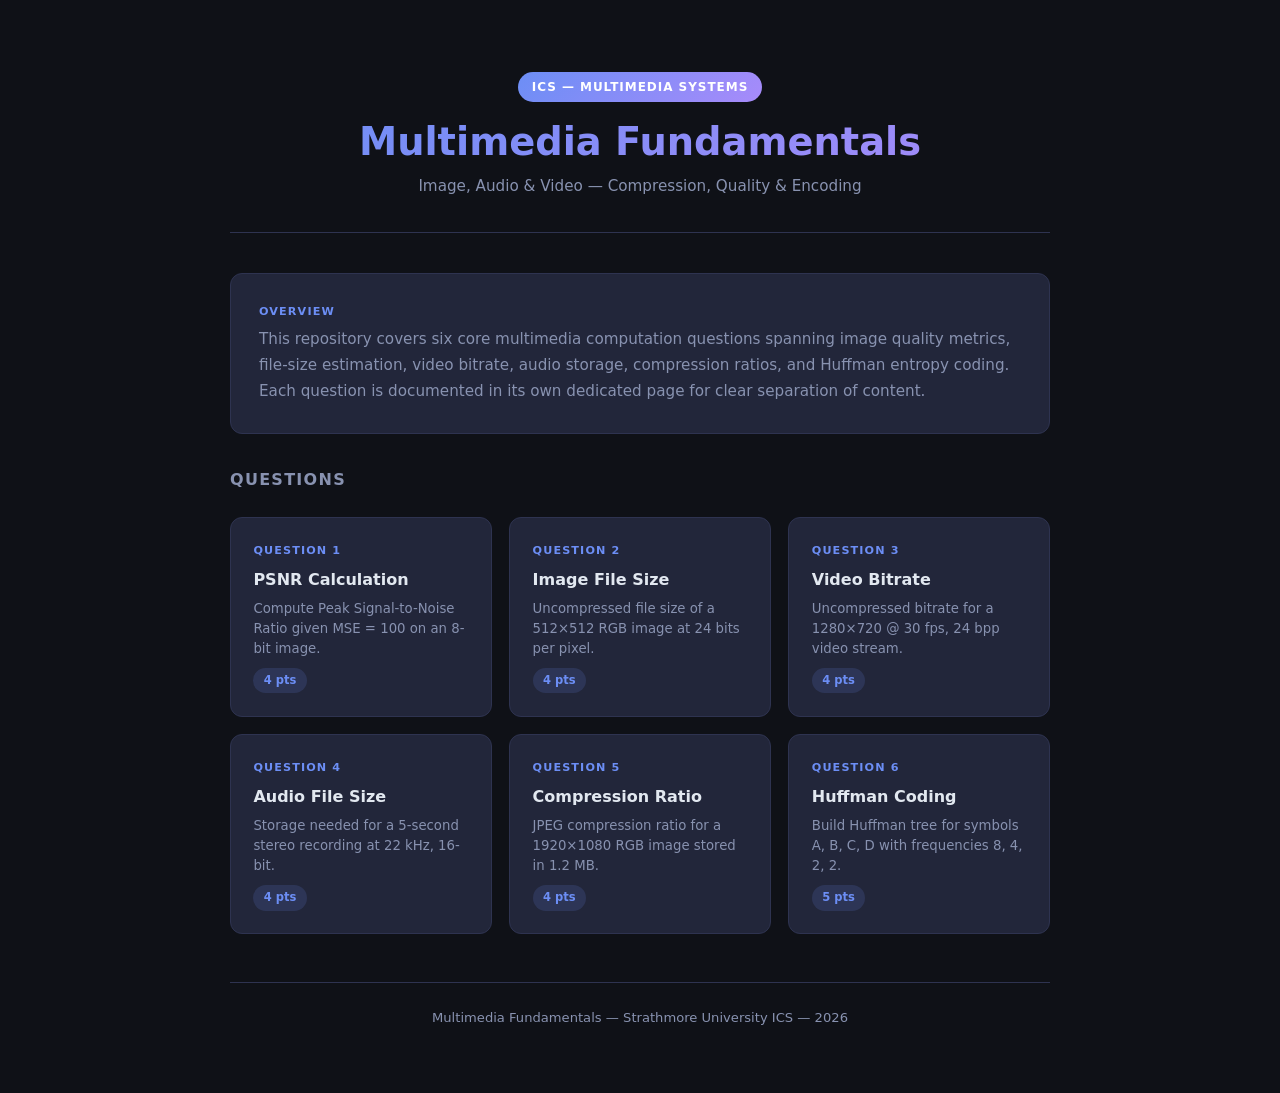
<file: index.html>
<!DOCTYPE html>
<html lang="en">
<head>
  <meta charset="UTF-8" />
  <meta name="viewport" content="width=device-width, initial-scale=1.0" />
  <title>Multimedia Fundamentals</title>
  <link rel="stylesheet" href="assets/css/style.css" />
</head>
<body>
  <div class="container">

    <div class="page-header">
      <div class="badge">ICS — Multimedia Systems</div>
      <h1>Multimedia Fundamentals</h1>
      <p class="subtitle">Image, Audio & Video — Compression, Quality & Encoding</p>
    </div>

    <div class="card">
      <div class="card-label">Overview</div>
      <p>This repository covers six core multimedia computation questions spanning image quality metrics,
         file-size estimation, video bitrate, audio storage, compression ratios, and Huffman entropy coding.
         Each question is documented in its own dedicated page for clear separation of content.</p>
    </div>

    <h2 style="margin: 2rem 0 1rem; font-size:1rem; color:var(--muted); text-transform:uppercase; letter-spacing:.08em;">Questions</h2>

    <div class="grid">

      <a class="q-card" href="q1-psnr/index.html">
        <div class="q-num">Question 1</div>
        <h3>PSNR Calculation</h3>
        <p>Compute Peak Signal-to-Noise Ratio given MSE = 100 on an 8-bit image.</p>
        <span class="pts">4 pts</span>
      </a>

      <a class="q-card" href="q2-image-filesize/index.html">
        <div class="q-num">Question 2</div>
        <h3>Image File Size</h3>
        <p>Uncompressed file size of a 512×512 RGB image at 24 bits per pixel.</p>
        <span class="pts">4 pts</span>
      </a>

      <a class="q-card" href="q3-video-bitrate/index.html">
        <div class="q-num">Question 3</div>
        <h3>Video Bitrate</h3>
        <p>Uncompressed bitrate for a 1280×720 @ 30 fps, 24 bpp video stream.</p>
        <span class="pts">4 pts</span>
      </a>

      <a class="q-card" href="q4-audio-filesize/index.html">
        <div class="q-num">Question 4</div>
        <h3>Audio File Size</h3>
        <p>Storage needed for a 5-second stereo recording at 22 kHz, 16-bit.</p>
        <span class="pts">4 pts</span>
      </a>

      <a class="q-card" href="q5-compression-ratio/index.html">
        <div class="q-num">Question 5</div>
        <h3>Compression Ratio</h3>
        <p>JPEG compression ratio for a 1920×1080 RGB image stored in 1.2 MB.</p>
        <span class="pts">4 pts</span>
      </a>

      <a class="q-card" href="q6-huffman/index.html">
        <div class="q-num">Question 6</div>
        <h3>Huffman Coding</h3>
        <p>Build Huffman tree for symbols A, B, C, D with frequencies 8, 4, 2, 2.</p>
        <span class="pts">5 pts</span>
      </a>

    </div>

    <div class="page-footer">
      Multimedia Fundamentals &mdash; Strathmore University ICS &mdash; 2026
    </div>

  </div>
</body>
</html>
</file>
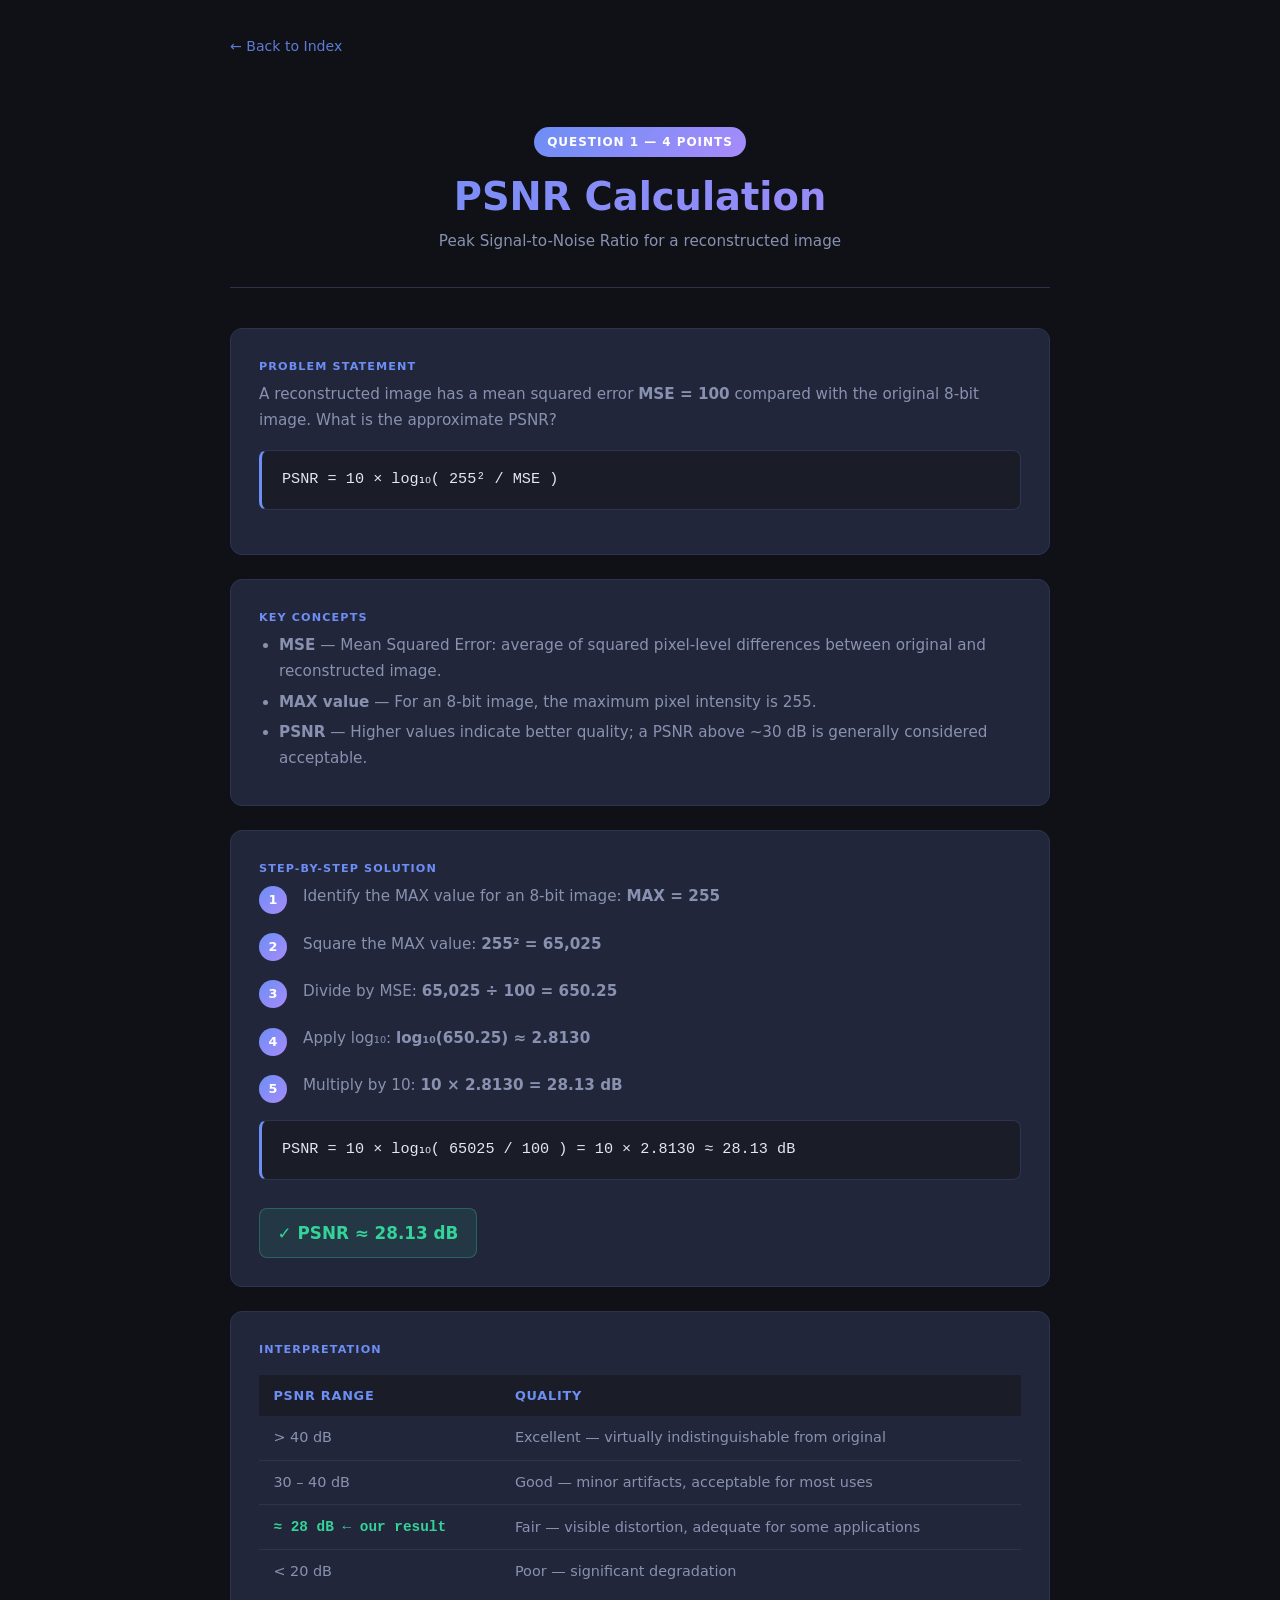
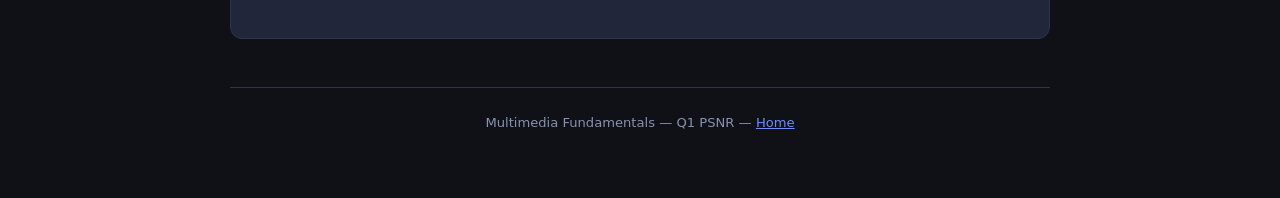
<file: q1-psnr/index.html>
<!DOCTYPE html>
<html lang="en">
<head>
  <meta charset="UTF-8" />
  <meta name="viewport" content="width=device-width, initial-scale=1.0" />
  <title>Q1 — PSNR Calculation</title>
  <link rel="stylesheet" href="../assets/css/style.css" />
</head>
<body>
  <div class="container">

    <a class="back-link" href="../index.html">&#8592; Back to Index</a>

    <div class="page-header">
      <div class="badge">Question 1 &mdash; 4 Points</div>
      <h1>PSNR Calculation</h1>
      <p class="subtitle">Peak Signal-to-Noise Ratio for a reconstructed image</p>
    </div>

    <!-- Problem Statement -->
    <div class="card">
      <div class="card-label">Problem Statement</div>
      <p>A reconstructed image has a mean squared error <strong>MSE = 100</strong> compared
         with the original 8-bit image. What is the approximate PSNR?</p>
      <div class="formula">PSNR = 10 × log₁₀( 255² / MSE )</div>
    </div>

    <!-- Concepts -->
    <div class="card">
      <div class="card-label">Key Concepts</div>
      <ul>
        <li><strong>MSE</strong> — Mean Squared Error: average of squared pixel-level differences between original and reconstructed image.</li>
        <li><strong>MAX value</strong> — For an 8-bit image, the maximum pixel intensity is 255.</li>
        <li><strong>PSNR</strong> — Higher values indicate better quality; a PSNR above ~30 dB is generally considered acceptable.</li>
      </ul>
    </div>

    <!-- Solution -->
    <div class="card">
      <div class="card-label">Step-by-Step Solution</div>
      <div class="steps">
        <div class="step"><p>Identify the MAX value for an 8-bit image: <strong>MAX = 255</strong></p></div>
        <div class="step"><p>Square the MAX value: <strong>255² = 65,025</strong></p></div>
        <div class="step"><p>Divide by MSE: <strong>65,025 ÷ 100 = 650.25</strong></p></div>
        <div class="step"><p>Apply log₁₀: <strong>log₁₀(650.25) ≈ 2.8130</strong></p></div>
        <div class="step"><p>Multiply by 10: <strong>10 × 2.8130 = 28.13 dB</strong></p></div>
      </div>
      <div class="formula">PSNR = 10 × log₁₀( 65025 / 100 ) = 10 × 2.8130 ≈ 28.13 dB</div>
      <div class="result">&#10003; PSNR ≈ 28.13 dB</div>
    </div>

    <!-- Interpretation -->
    <div class="card">
      <div class="card-label">Interpretation</div>
      <table>
        <thead><tr><th>PSNR Range</th><th>Quality</th></tr></thead>
        <tbody>
          <tr><td>&gt; 40 dB</td><td>Excellent — virtually indistinguishable from original</td></tr>
          <tr><td>30 – 40 dB</td><td>Good — minor artifacts, acceptable for most uses</td></tr>
          <tr><td class="hl">≈ 28 dB ← our result</td><td>Fair — visible distortion, adequate for some applications</td></tr>
          <tr><td>&lt; 20 dB</td><td>Poor — significant degradation</td></tr>
        </tbody>
      </table>
    </div>

    <div class="page-footer">
      Multimedia Fundamentals &mdash; Q1 PSNR &mdash;
      <a href="../index.html" style="color:var(--accent)">Home</a>
    </div>

  </div>
</body>
</html>
</file>
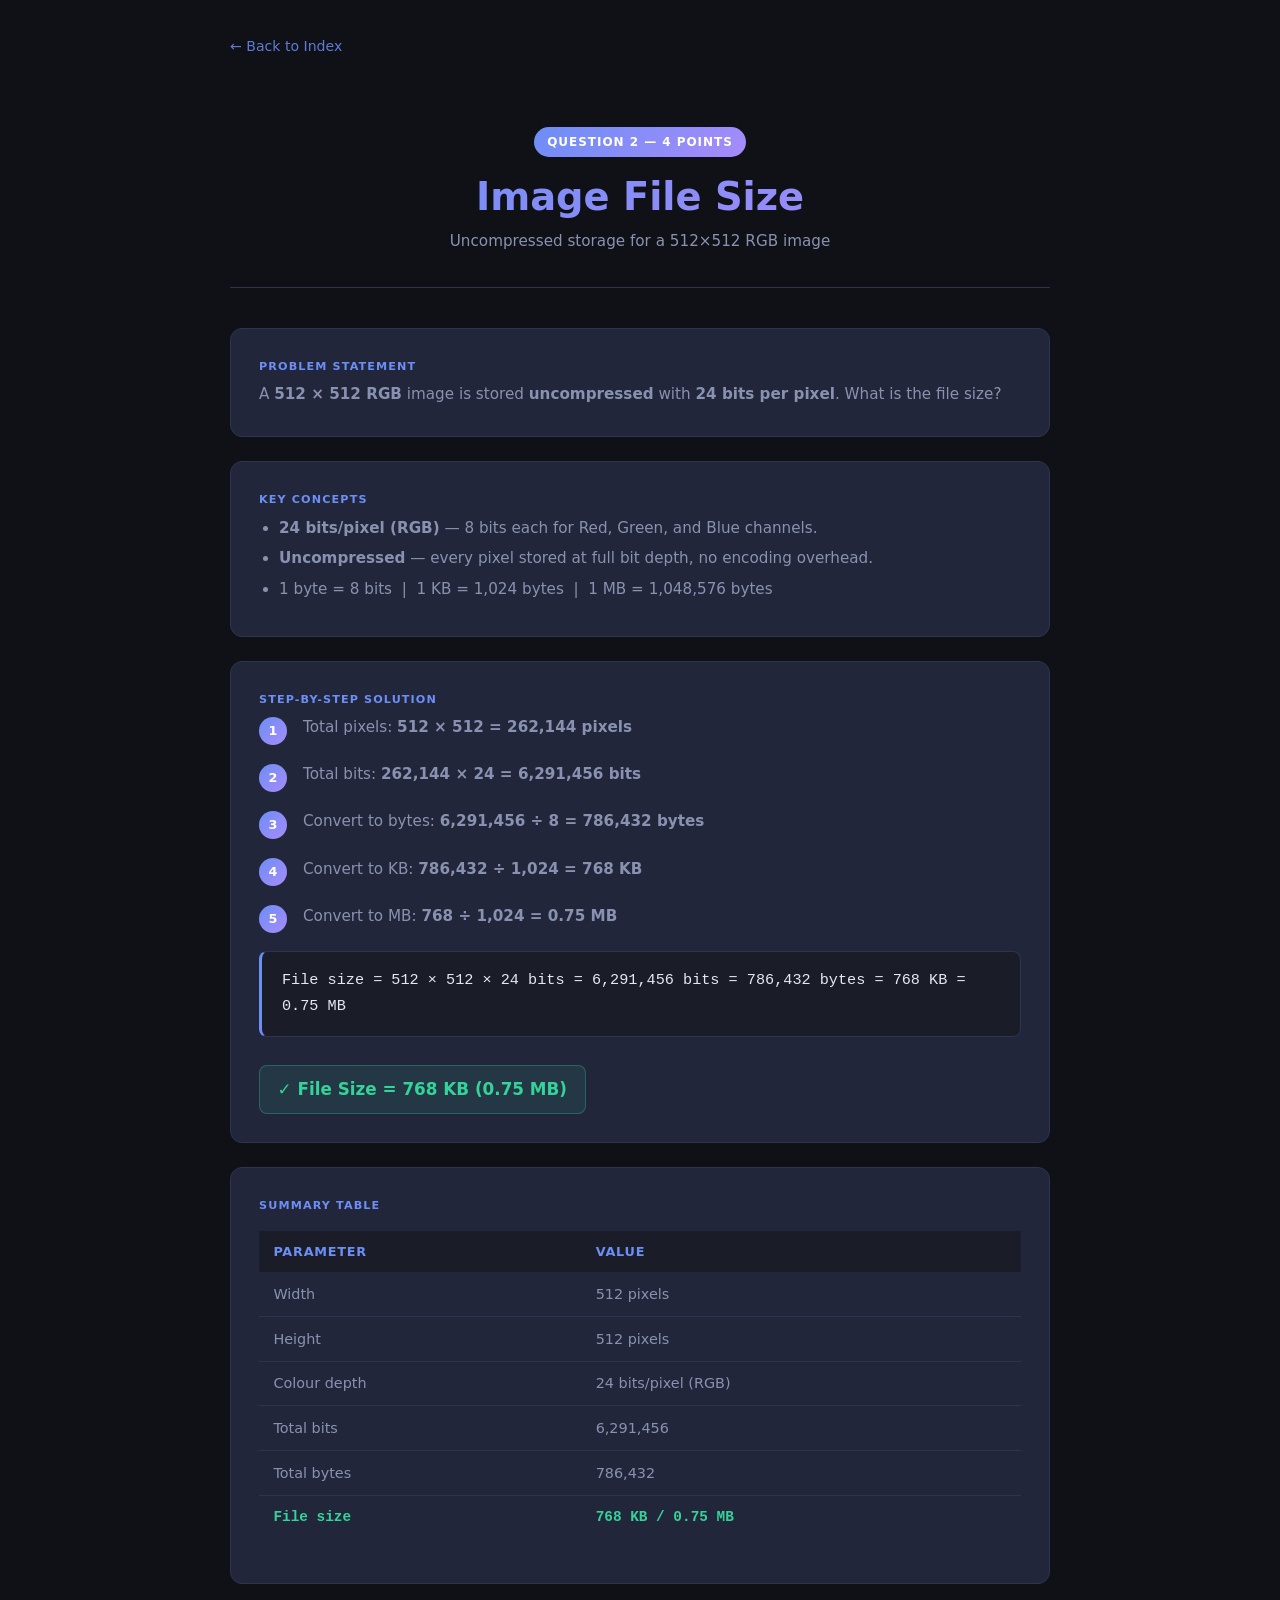
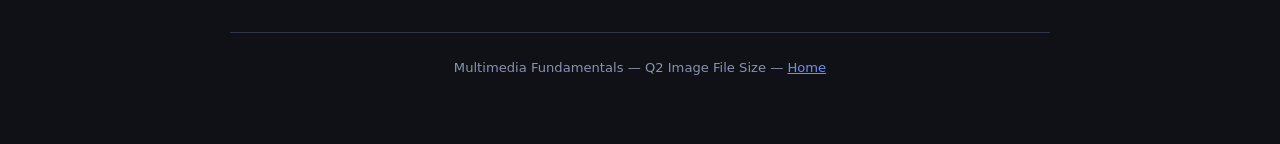
<file: q2-image-filesize/index.html>
<!DOCTYPE html>
<html lang="en">
<head>
  <meta charset="UTF-8" />
  <meta name="viewport" content="width=device-width, initial-scale=1.0" />
  <title>Q2 — Image File Size</title>
  <link rel="stylesheet" href="../assets/css/style.css" />
</head>
<body>
  <div class="container">

    <a class="back-link" href="../index.html">&#8592; Back to Index</a>

    <div class="page-header">
      <div class="badge">Question 2 &mdash; 4 Points</div>
      <h1>Image File Size</h1>
      <p class="subtitle">Uncompressed storage for a 512×512 RGB image</p>
    </div>

    <div class="card">
      <div class="card-label">Problem Statement</div>
      <p>A <strong>512 × 512 RGB</strong> image is stored <strong>uncompressed</strong> with
         <strong>24 bits per pixel</strong>. What is the file size?</p>
    </div>

    <div class="card">
      <div class="card-label">Key Concepts</div>
      <ul>
        <li><strong>24 bits/pixel (RGB)</strong> — 8 bits each for Red, Green, and Blue channels.</li>
        <li><strong>Uncompressed</strong> — every pixel stored at full bit depth, no encoding overhead.</li>
        <li>1 byte = 8 bits &nbsp;|&nbsp; 1 KB = 1,024 bytes &nbsp;|&nbsp; 1 MB = 1,048,576 bytes</li>
      </ul>
    </div>

    <div class="card">
      <div class="card-label">Step-by-Step Solution</div>
      <div class="steps">
        <div class="step"><p>Total pixels: <strong>512 × 512 = 262,144 pixels</strong></p></div>
        <div class="step"><p>Total bits: <strong>262,144 × 24 = 6,291,456 bits</strong></p></div>
        <div class="step"><p>Convert to bytes: <strong>6,291,456 ÷ 8 = 786,432 bytes</strong></p></div>
        <div class="step"><p>Convert to KB: <strong>786,432 ÷ 1,024 = 768 KB</strong></p></div>
        <div class="step"><p>Convert to MB: <strong>768 ÷ 1,024 = 0.75 MB</strong></p></div>
      </div>
      <div class="formula">
        File size = 512 × 512 × 24 bits = 6,291,456 bits = 786,432 bytes = 768 KB = 0.75 MB
      </div>
      <div class="result">&#10003; File Size = 768 KB (0.75 MB)</div>
    </div>

    <div class="card">
      <div class="card-label">Summary Table</div>
      <table>
        <thead><tr><th>Parameter</th><th>Value</th></tr></thead>
        <tbody>
          <tr><td>Width</td><td>512 pixels</td></tr>
          <tr><td>Height</td><td>512 pixels</td></tr>
          <tr><td>Colour depth</td><td>24 bits/pixel (RGB)</td></tr>
          <tr><td>Total bits</td><td>6,291,456</td></tr>
          <tr><td>Total bytes</td><td>786,432</td></tr>
          <tr><td class="hl">File size</td><td class="hl">768 KB / 0.75 MB</td></tr>
        </tbody>
      </table>
    </div>

    <div class="page-footer">
      Multimedia Fundamentals &mdash; Q2 Image File Size &mdash;
      <a href="../index.html" style="color:var(--accent)">Home</a>
    </div>

  </div>
</body>
</html>
</file>
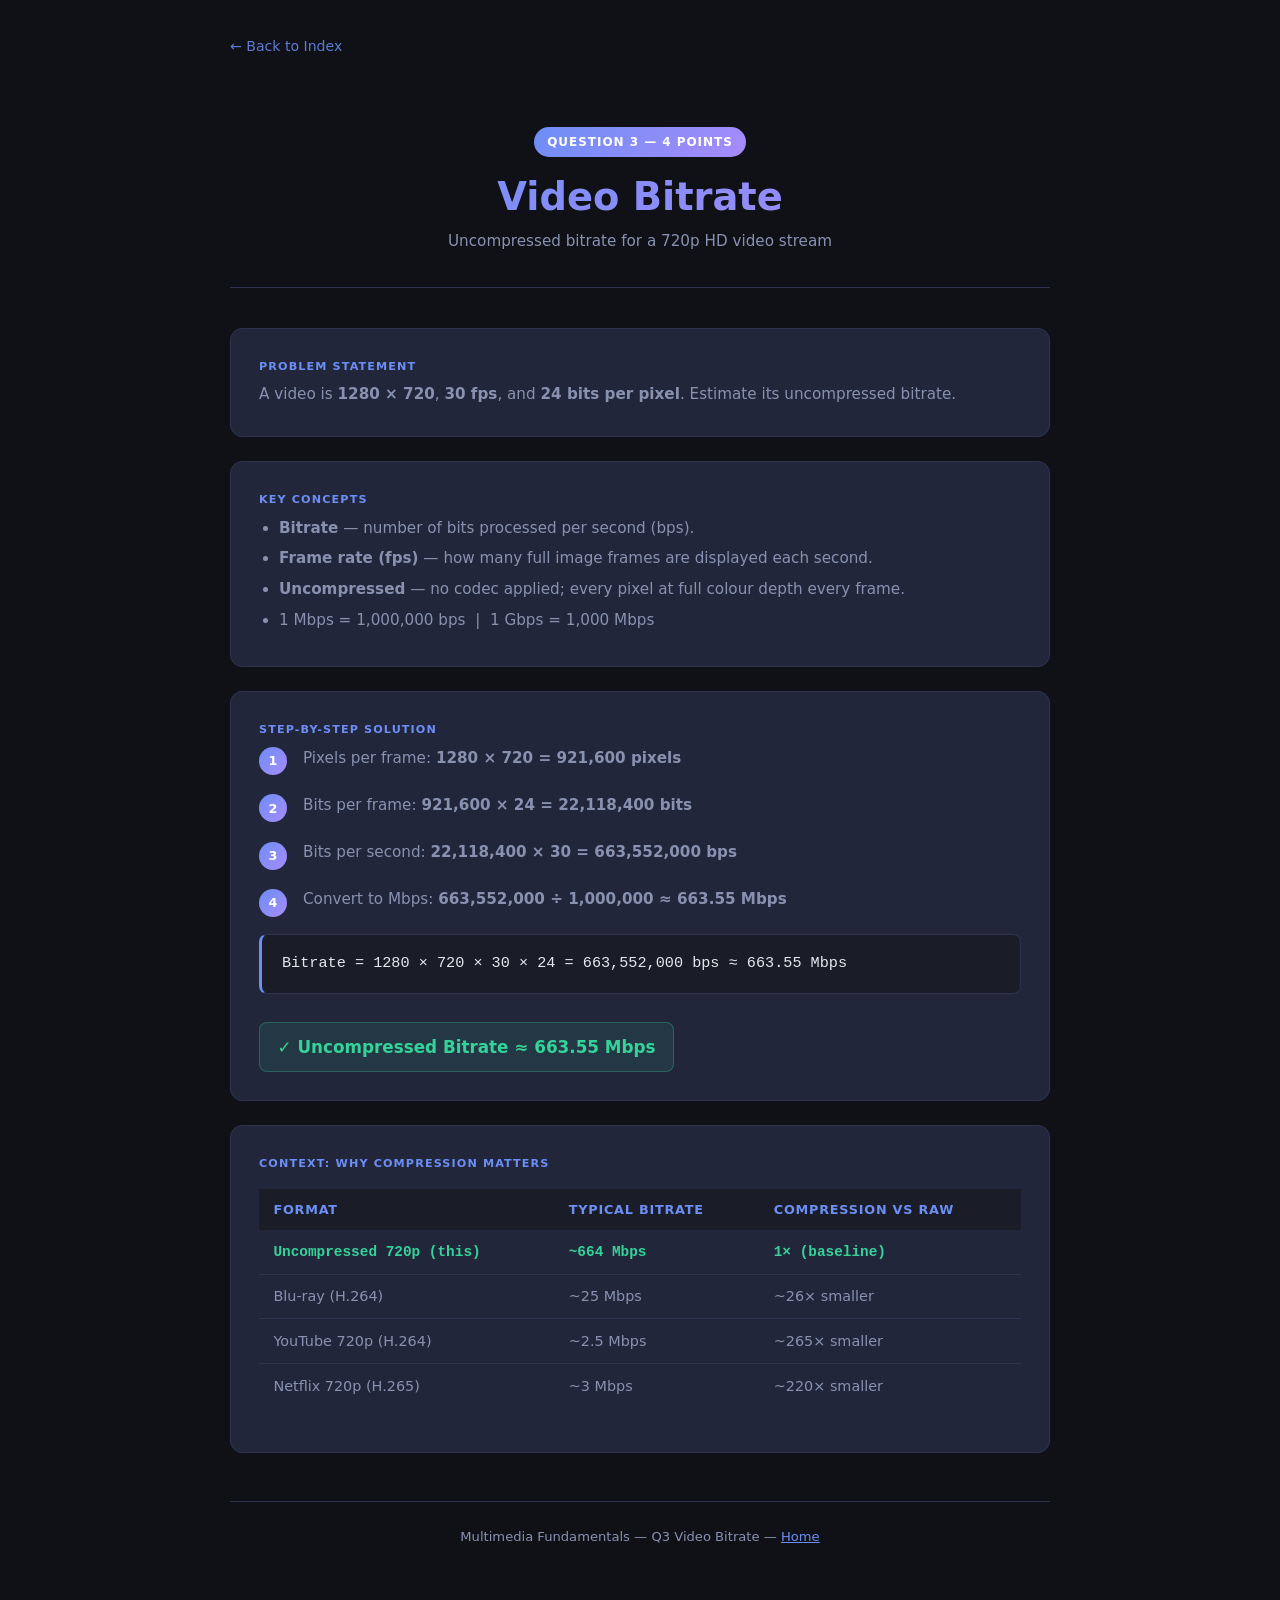
<file: q3-video-bitrate/index.html>
<!DOCTYPE html>
<html lang="en">
<head>
  <meta charset="UTF-8" />
  <meta name="viewport" content="width=device-width, initial-scale=1.0" />
  <title>Q3 — Video Bitrate</title>
  <link rel="stylesheet" href="../assets/css/style.css" />
</head>
<body>
  <div class="container">

    <a class="back-link" href="../index.html">&#8592; Back to Index</a>

    <div class="page-header">
      <div class="badge">Question 3 &mdash; 4 Points</div>
      <h1>Video Bitrate</h1>
      <p class="subtitle">Uncompressed bitrate for a 720p HD video stream</p>
    </div>

    <div class="card">
      <div class="card-label">Problem Statement</div>
      <p>A video is <strong>1280 × 720</strong>, <strong>30 fps</strong>, and
         <strong>24 bits per pixel</strong>. Estimate its uncompressed bitrate.</p>
    </div>

    <div class="card">
      <div class="card-label">Key Concepts</div>
      <ul>
        <li><strong>Bitrate</strong> — number of bits processed per second (bps).</li>
        <li><strong>Frame rate (fps)</strong> — how many full image frames are displayed each second.</li>
        <li><strong>Uncompressed</strong> — no codec applied; every pixel at full colour depth every frame.</li>
        <li>1 Mbps = 1,000,000 bps &nbsp;|&nbsp; 1 Gbps = 1,000 Mbps</li>
      </ul>
    </div>

    <div class="card">
      <div class="card-label">Step-by-Step Solution</div>
      <div class="steps">
        <div class="step"><p>Pixels per frame: <strong>1280 × 720 = 921,600 pixels</strong></p></div>
        <div class="step"><p>Bits per frame: <strong>921,600 × 24 = 22,118,400 bits</strong></p></div>
        <div class="step"><p>Bits per second: <strong>22,118,400 × 30 = 663,552,000 bps</strong></p></div>
        <div class="step"><p>Convert to Mbps: <strong>663,552,000 ÷ 1,000,000 ≈ 663.55 Mbps</strong></p></div>
      </div>
      <div class="formula">
        Bitrate = 1280 × 720 × 30 × 24 = 663,552,000 bps ≈ 663.55 Mbps
      </div>
      <div class="result">&#10003; Uncompressed Bitrate ≈ 663.55 Mbps</div>
    </div>

    <div class="card">
      <div class="card-label">Context: Why Compression Matters</div>
      <table>
        <thead><tr><th>Format</th><th>Typical Bitrate</th><th>Compression vs Raw</th></tr></thead>
        <tbody>
          <tr><td class="hl">Uncompressed 720p (this)</td><td class="hl">~664 Mbps</td><td class="hl">1× (baseline)</td></tr>
          <tr><td>Blu-ray (H.264)</td><td>~25 Mbps</td><td>~26× smaller</td></tr>
          <tr><td>YouTube 720p (H.264)</td><td>~2.5 Mbps</td><td>~265× smaller</td></tr>
          <tr><td>Netflix 720p (H.265)</td><td>~3 Mbps</td><td>~220× smaller</td></tr>
        </tbody>
      </table>
    </div>

    <div class="page-footer">
      Multimedia Fundamentals &mdash; Q3 Video Bitrate &mdash;
      <a href="../index.html" style="color:var(--accent)">Home</a>
    </div>

  </div>
</body>
</html>
</file>
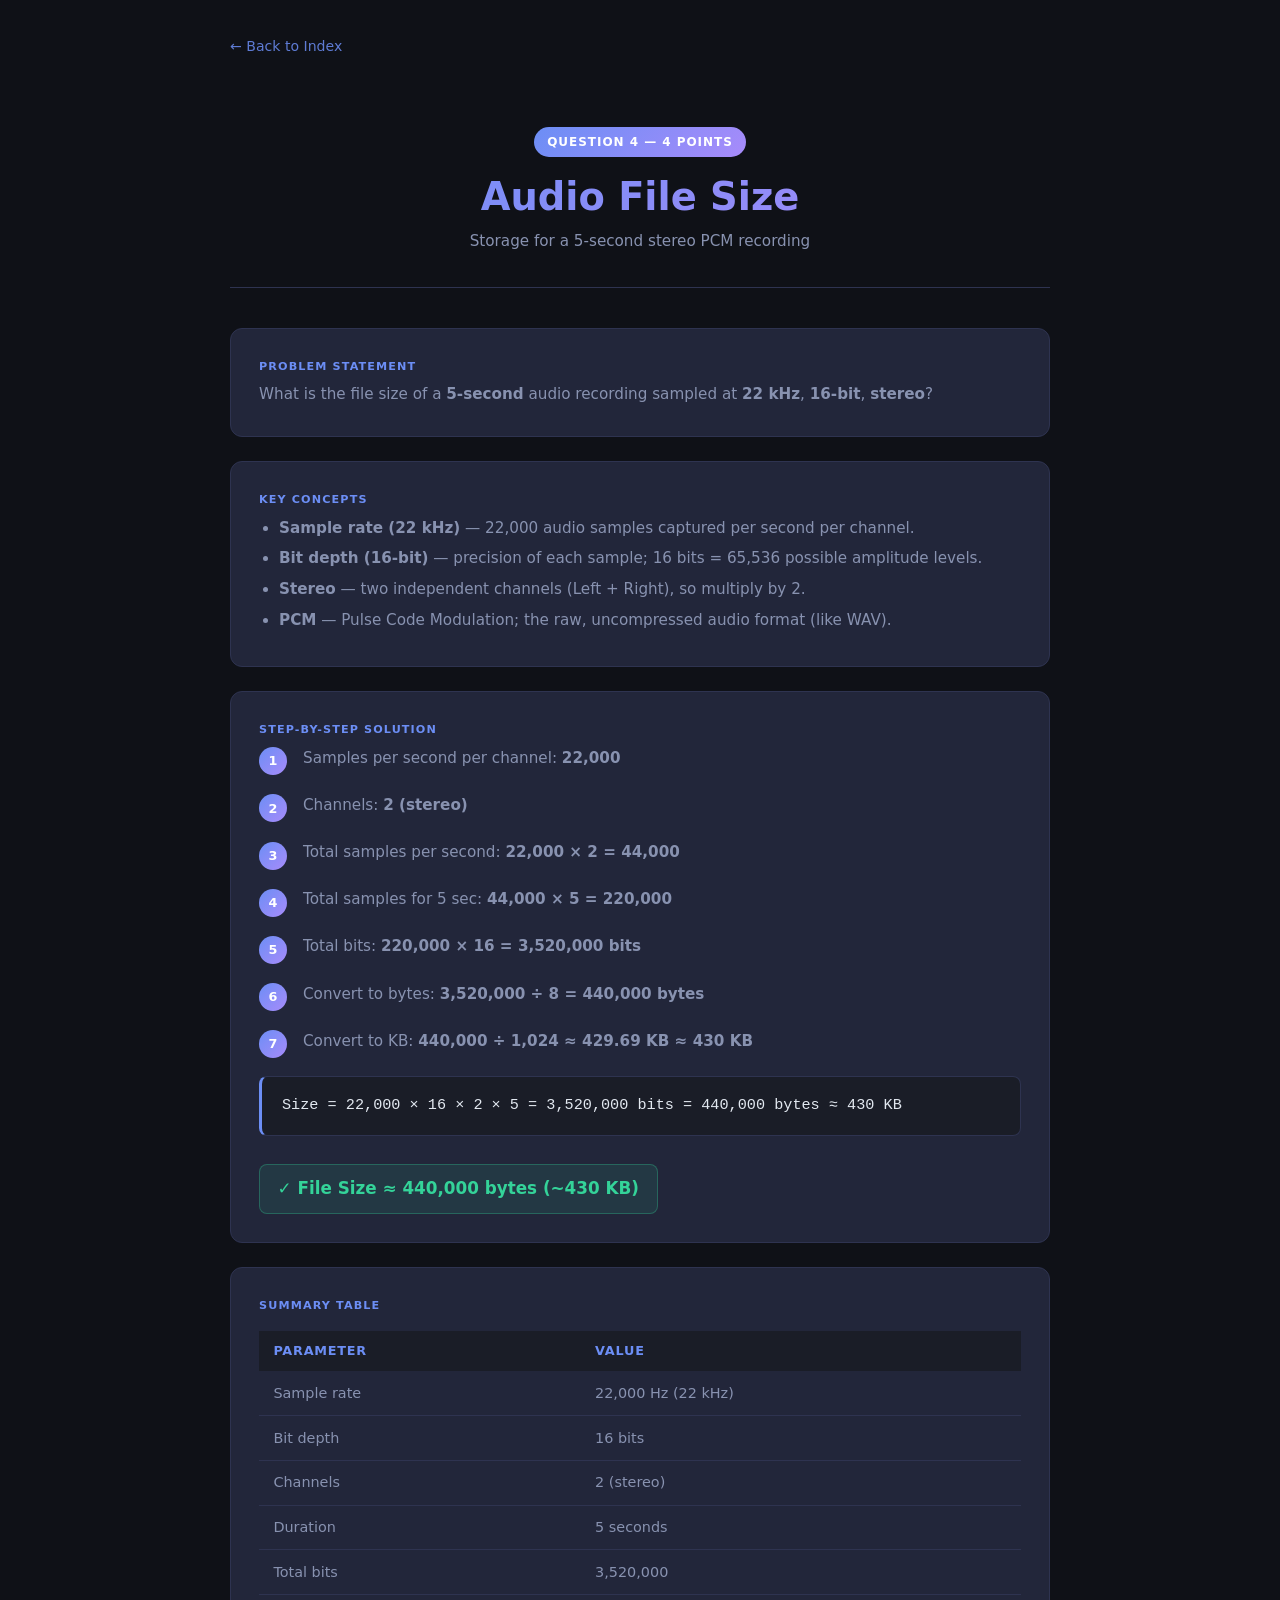
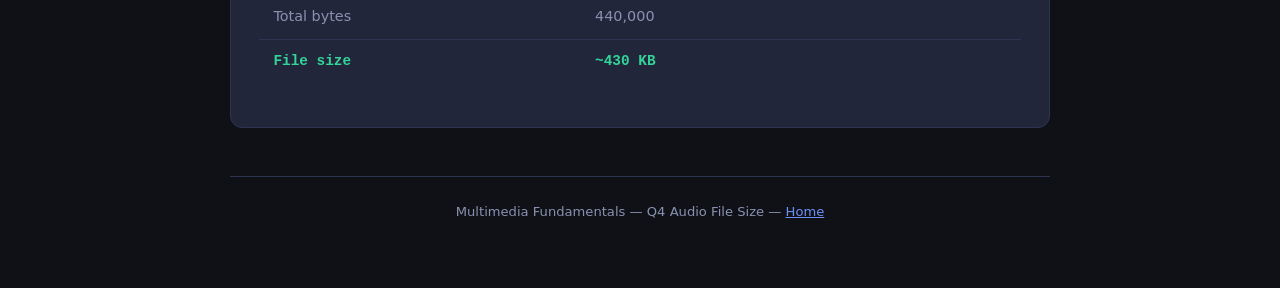
<file: q4-audio-filesize/index.html>
<!DOCTYPE html>
<html lang="en">
<head>
  <meta charset="UTF-8" />
  <meta name="viewport" content="width=device-width, initial-scale=1.0" />
  <title>Q4 — Audio File Size</title>
  <link rel="stylesheet" href="../assets/css/style.css" />
</head>
<body>
  <div class="container">

    <a class="back-link" href="../index.html">&#8592; Back to Index</a>

    <div class="page-header">
      <div class="badge">Question 4 &mdash; 4 Points</div>
      <h1>Audio File Size</h1>
      <p class="subtitle">Storage for a 5-second stereo PCM recording</p>
    </div>

    <div class="card">
      <div class="card-label">Problem Statement</div>
      <p>What is the file size of a <strong>5-second</strong> audio recording sampled at
         <strong>22 kHz</strong>, <strong>16-bit</strong>, <strong>stereo</strong>?</p>
    </div>

    <div class="card">
      <div class="card-label">Key Concepts</div>
      <ul>
        <li><strong>Sample rate (22 kHz)</strong> — 22,000 audio samples captured per second per channel.</li>
        <li><strong>Bit depth (16-bit)</strong> — precision of each sample; 16 bits = 65,536 possible amplitude levels.</li>
        <li><strong>Stereo</strong> — two independent channels (Left + Right), so multiply by 2.</li>
        <li><strong>PCM</strong> — Pulse Code Modulation; the raw, uncompressed audio format (like WAV).</li>
      </ul>
    </div>

    <div class="card">
      <div class="card-label">Step-by-Step Solution</div>
      <div class="steps">
        <div class="step"><p>Samples per second per channel: <strong>22,000</strong></p></div>
        <div class="step"><p>Channels: <strong>2 (stereo)</strong></p></div>
        <div class="step"><p>Total samples per second: <strong>22,000 × 2 = 44,000</strong></p></div>
        <div class="step"><p>Total samples for 5 sec: <strong>44,000 × 5 = 220,000</strong></p></div>
        <div class="step"><p>Total bits: <strong>220,000 × 16 = 3,520,000 bits</strong></p></div>
        <div class="step"><p>Convert to bytes: <strong>3,520,000 ÷ 8 = 440,000 bytes</strong></p></div>
        <div class="step"><p>Convert to KB: <strong>440,000 ÷ 1,024 ≈ 429.69 KB ≈ 430 KB</strong></p></div>
      </div>
      <div class="formula">
        Size = 22,000 × 16 × 2 × 5 = 3,520,000 bits = 440,000 bytes ≈ 430 KB
      </div>
      <div class="result">&#10003; File Size ≈ 440,000 bytes (~430 KB)</div>
    </div>

    <div class="card">
      <div class="card-label">Summary Table</div>
      <table>
        <thead><tr><th>Parameter</th><th>Value</th></tr></thead>
        <tbody>
          <tr><td>Sample rate</td><td>22,000 Hz (22 kHz)</td></tr>
          <tr><td>Bit depth</td><td>16 bits</td></tr>
          <tr><td>Channels</td><td>2 (stereo)</td></tr>
          <tr><td>Duration</td><td>5 seconds</td></tr>
          <tr><td>Total bits</td><td>3,520,000</td></tr>
          <tr><td>Total bytes</td><td>440,000</td></tr>
          <tr><td class="hl">File size</td><td class="hl">~430 KB</td></tr>
        </tbody>
      </table>
    </div>

    <div class="page-footer">
      Multimedia Fundamentals &mdash; Q4 Audio File Size &mdash;
      <a href="../index.html" style="color:var(--accent)">Home</a>
    </div>

  </div>
</body>
</html>
</file>
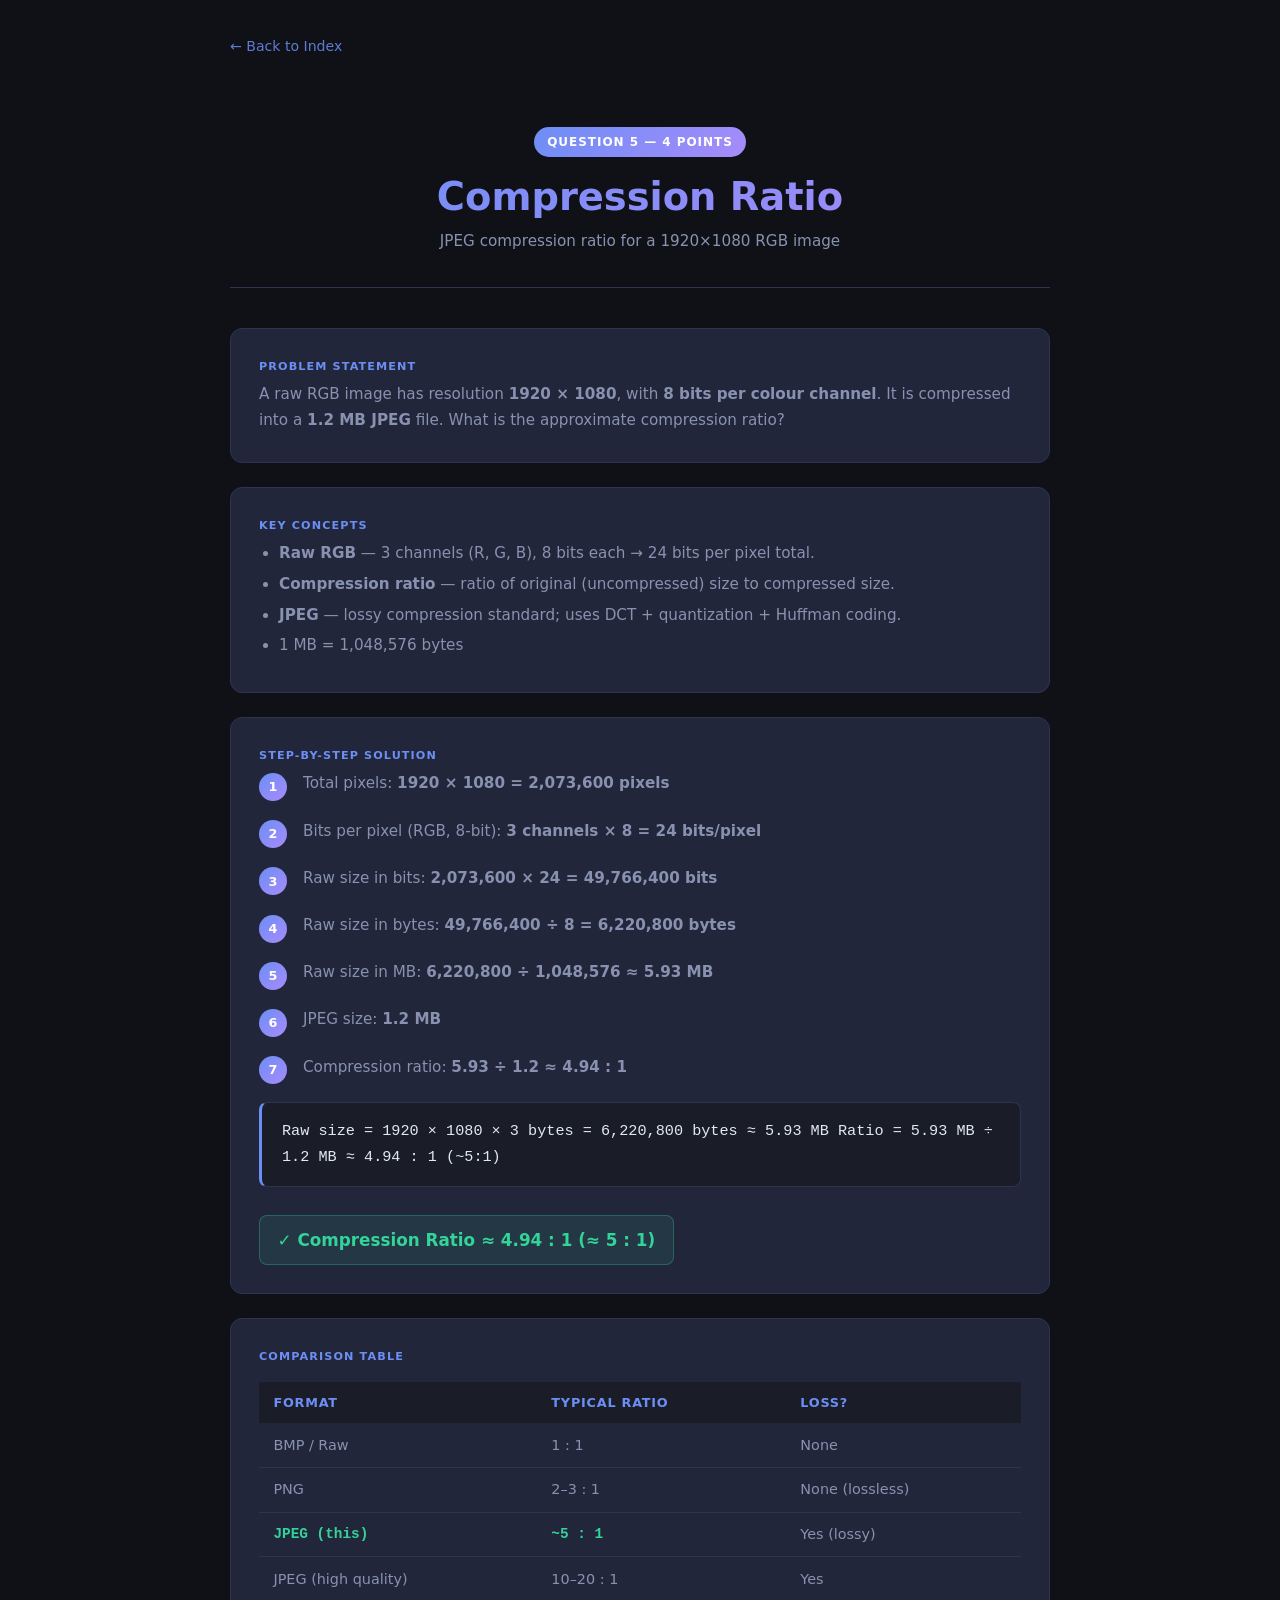
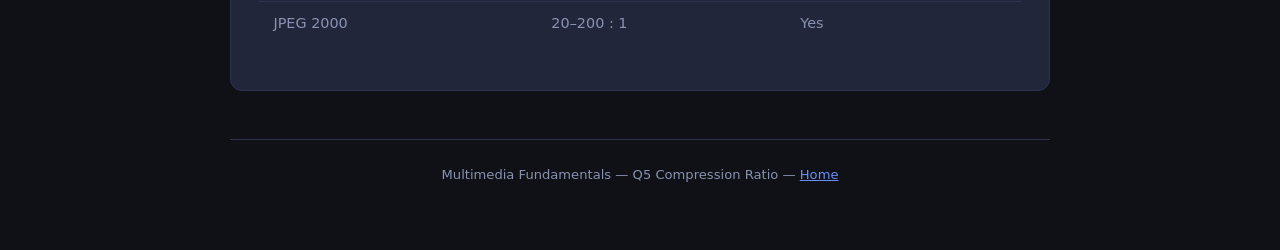
<file: q5-compression-ratio/index.html>
<!DOCTYPE html>
<html lang="en">
<head>
  <meta charset="UTF-8" />
  <meta name="viewport" content="width=device-width, initial-scale=1.0" />
  <title>Q5 — Compression Ratio</title>
  <link rel="stylesheet" href="../assets/css/style.css" />
</head>
<body>
  <div class="container">

    <a class="back-link" href="../index.html">&#8592; Back to Index</a>

    <div class="page-header">
      <div class="badge">Question 5 &mdash; 4 Points</div>
      <h1>Compression Ratio</h1>
      <p class="subtitle">JPEG compression ratio for a 1920×1080 RGB image</p>
    </div>

    <div class="card">
      <div class="card-label">Problem Statement</div>
      <p>A raw RGB image has resolution <strong>1920 × 1080</strong>, with
         <strong>8 bits per colour channel</strong>. It is compressed into a
         <strong>1.2 MB JPEG</strong> file. What is the approximate compression ratio?</p>
    </div>

    <div class="card">
      <div class="card-label">Key Concepts</div>
      <ul>
        <li><strong>Raw RGB</strong> — 3 channels (R, G, B), 8 bits each → 24 bits per pixel total.</li>
        <li><strong>Compression ratio</strong> — ratio of original (uncompressed) size to compressed size.</li>
        <li><strong>JPEG</strong> — lossy compression standard; uses DCT + quantization + Huffman coding.</li>
        <li>1 MB = 1,048,576 bytes</li>
      </ul>
    </div>

    <div class="card">
      <div class="card-label">Step-by-Step Solution</div>
      <div class="steps">
        <div class="step"><p>Total pixels: <strong>1920 × 1080 = 2,073,600 pixels</strong></p></div>
        <div class="step"><p>Bits per pixel (RGB, 8-bit): <strong>3 channels × 8 = 24 bits/pixel</strong></p></div>
        <div class="step"><p>Raw size in bits: <strong>2,073,600 × 24 = 49,766,400 bits</strong></p></div>
        <div class="step"><p>Raw size in bytes: <strong>49,766,400 ÷ 8 = 6,220,800 bytes</strong></p></div>
        <div class="step"><p>Raw size in MB: <strong>6,220,800 ÷ 1,048,576 ≈ 5.93 MB</strong></p></div>
        <div class="step"><p>JPEG size: <strong>1.2 MB</strong></p></div>
        <div class="step"><p>Compression ratio: <strong>5.93 ÷ 1.2 ≈ 4.94 : 1</strong></p></div>
      </div>
      <div class="formula">
        Raw size = 1920 × 1080 × 3 bytes = 6,220,800 bytes ≈ 5.93 MB
        Ratio    = 5.93 MB ÷ 1.2 MB ≈ 4.94 : 1  (~5:1)
      </div>
      <div class="result">&#10003; Compression Ratio ≈ 4.94 : 1 (≈ 5 : 1)</div>
    </div>

    <div class="card">
      <div class="card-label">Comparison Table</div>
      <table>
        <thead><tr><th>Format</th><th>Typical Ratio</th><th>Loss?</th></tr></thead>
        <tbody>
          <tr><td>BMP / Raw</td><td>1 : 1</td><td>None</td></tr>
          <tr><td>PNG</td><td>2–3 : 1</td><td>None (lossless)</td></tr>
          <tr><td class="hl">JPEG (this)</td><td class="hl">~5 : 1</td><td>Yes (lossy)</td></tr>
          <tr><td>JPEG (high quality)</td><td>10–20 : 1</td><td>Yes</td></tr>
          <tr><td>JPEG 2000</td><td>20–200 : 1</td><td>Yes</td></tr>
        </tbody>
      </table>
    </div>

    <div class="page-footer">
      Multimedia Fundamentals &mdash; Q5 Compression Ratio &mdash;
      <a href="../index.html" style="color:var(--accent)">Home</a>
    </div>

  </div>
</body>
</html>
</file>
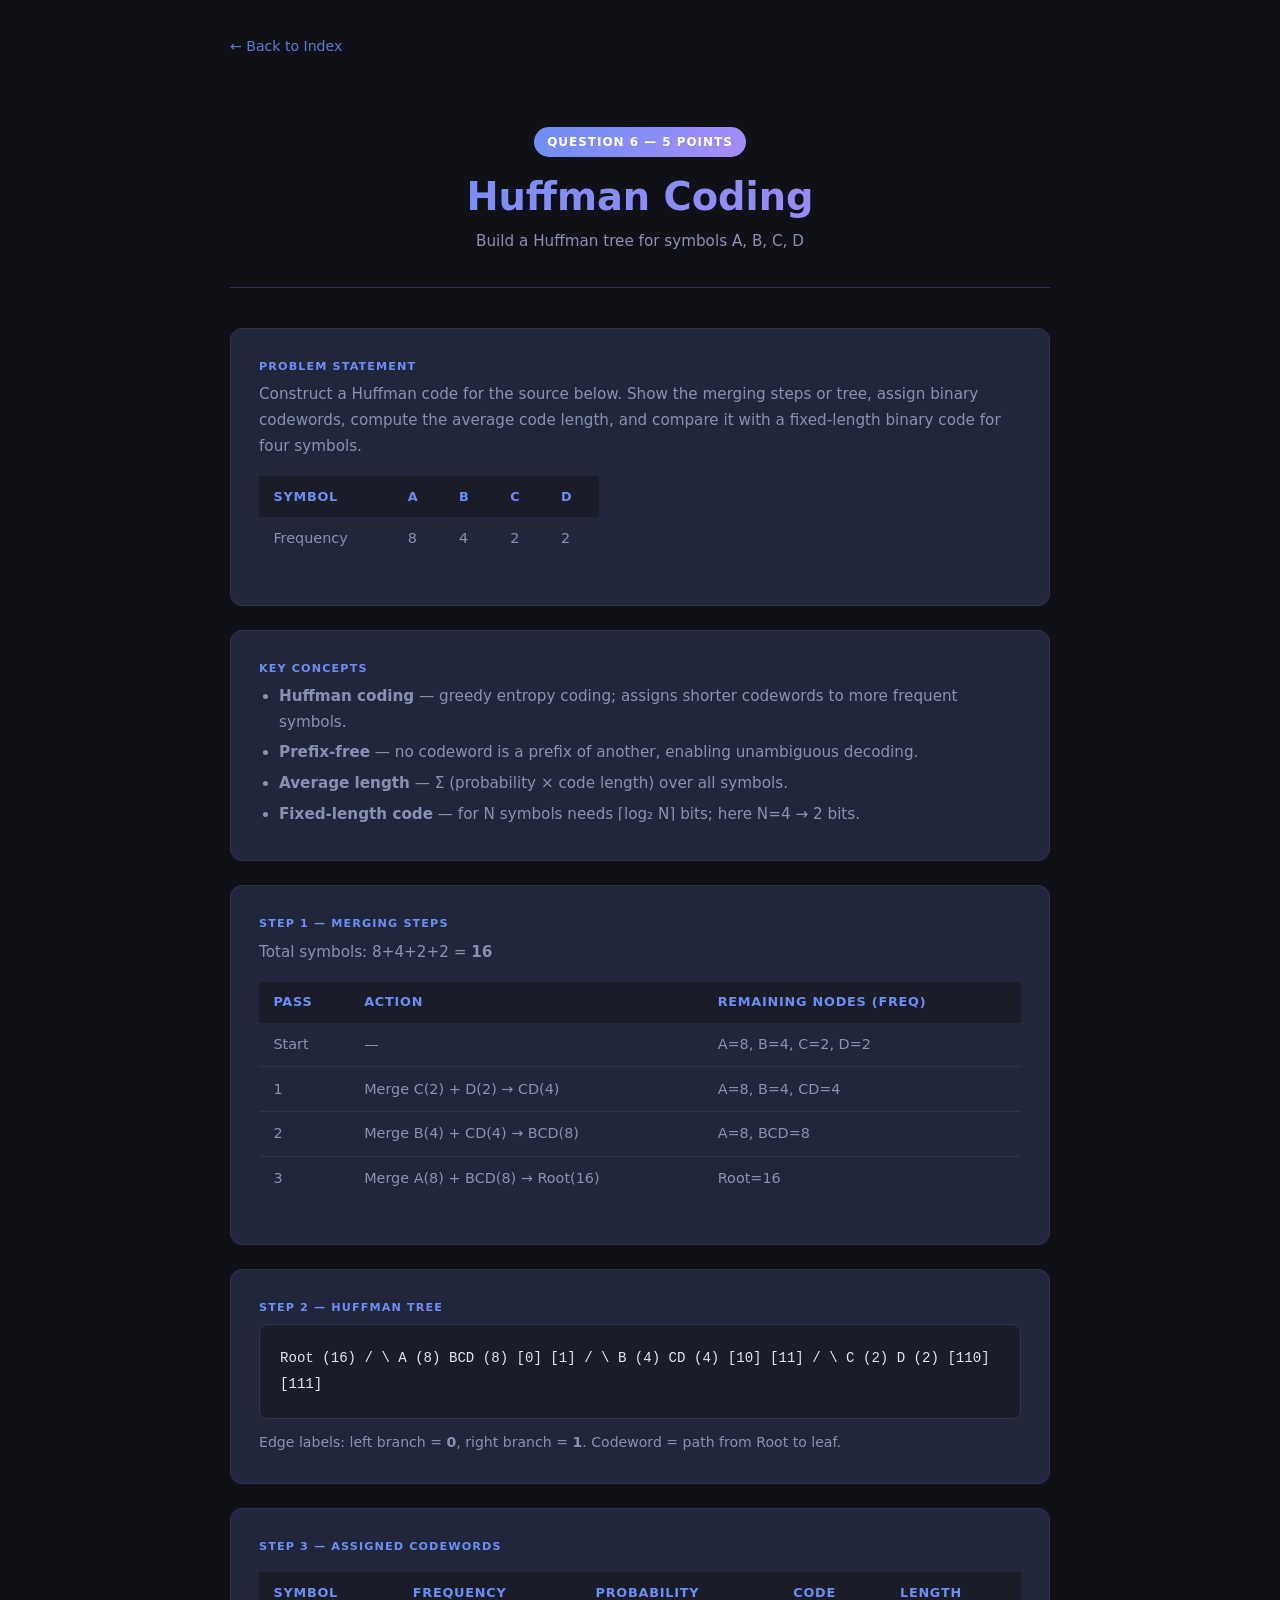
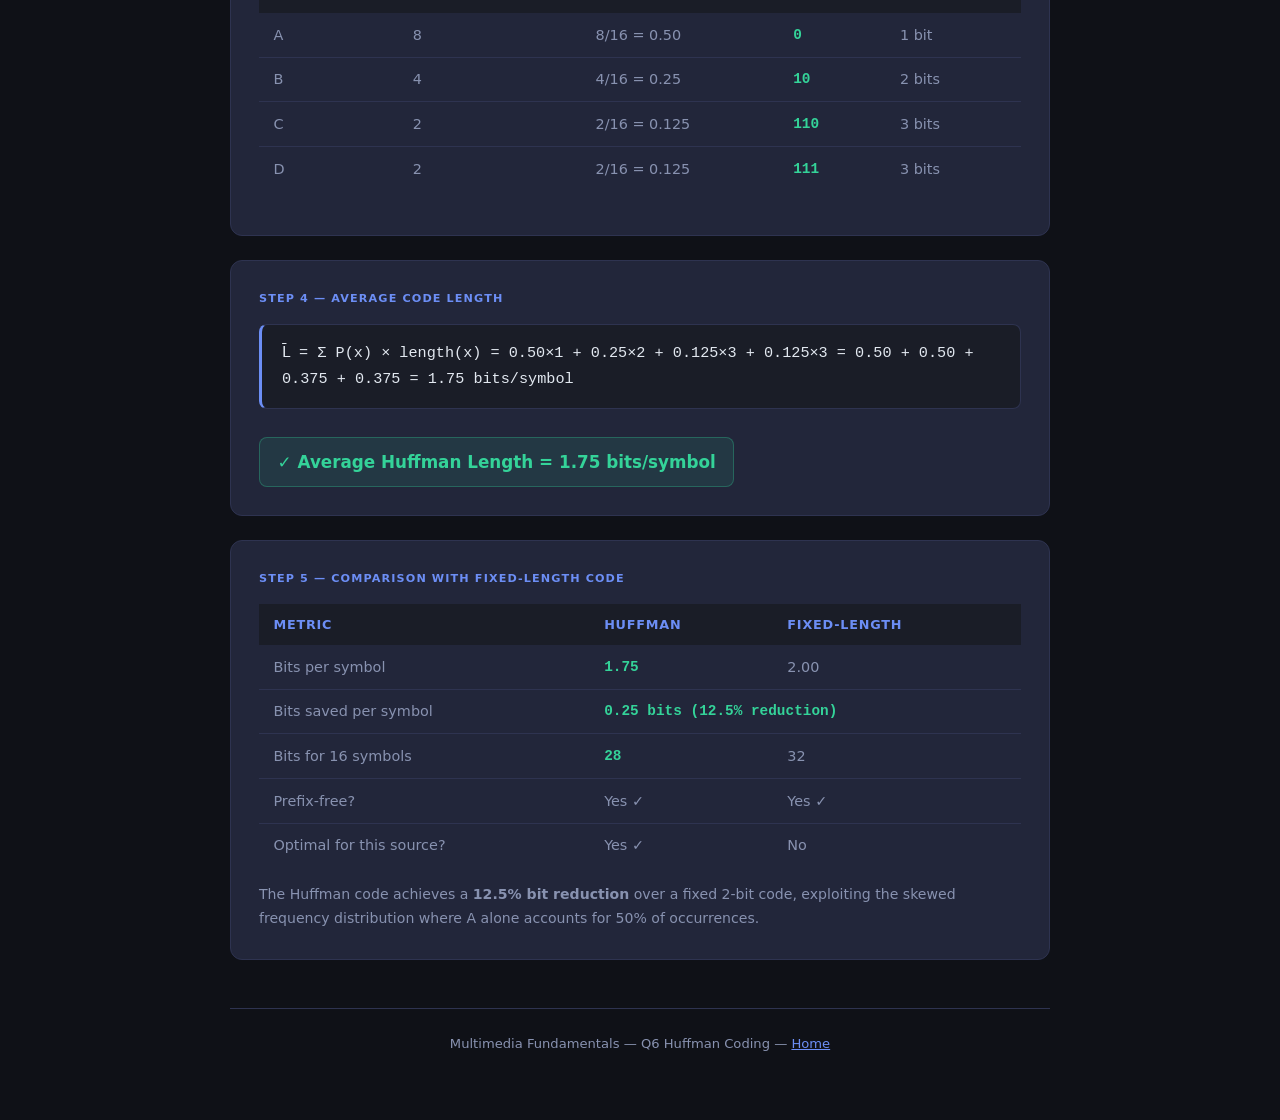
<file: q6-huffman/index.html>
<!DOCTYPE html>
<html lang="en">
<head>
  <meta charset="UTF-8" />
  <meta name="viewport" content="width=device-width, initial-scale=1.0" />
  <title>Q6 — Huffman Coding</title>
  <link rel="stylesheet" href="../assets/css/style.css" />
</head>
<body>
  <div class="container">

    <a class="back-link" href="../index.html">&#8592; Back to Index</a>

    <div class="page-header">
      <div class="badge">Question 6 &mdash; 5 Points</div>
      <h1>Huffman Coding</h1>
      <p class="subtitle">Build a Huffman tree for symbols A, B, C, D</p>
    </div>

    <!-- Problem -->
    <div class="card">
      <div class="card-label">Problem Statement</div>
      <p>Construct a Huffman code for the source below. Show the merging steps or tree,
         assign binary codewords, compute the average code length, and compare it with a
         fixed-length binary code for four symbols.</p>
      <table style="margin-top:1rem; max-width:340px">
        <thead><tr><th>Symbol</th><th>A</th><th>B</th><th>C</th><th>D</th></tr></thead>
        <tbody><tr><td>Frequency</td><td>8</td><td>4</td><td>2</td><td>2</td></tr></tbody>
      </table>
    </div>

    <!-- Concepts -->
    <div class="card">
      <div class="card-label">Key Concepts</div>
      <ul>
        <li><strong>Huffman coding</strong> — greedy entropy coding; assigns shorter codewords to more frequent symbols.</li>
        <li><strong>Prefix-free</strong> — no codeword is a prefix of another, enabling unambiguous decoding.</li>
        <li><strong>Average length</strong> — Σ (probability × code length) over all symbols.</li>
        <li><strong>Fixed-length code</strong> — for N symbols needs ⌈log₂ N⌉ bits; here N=4 → 2 bits.</li>
      </ul>
    </div>

    <!-- Merging steps -->
    <div class="card">
      <div class="card-label">Step 1 — Merging Steps</div>

      <p style="color:var(--muted); margin-bottom:.9rem;">Total symbols: 8+4+2+2 = <strong>16</strong></p>

      <table>
        <thead><tr><th>Pass</th><th>Action</th><th>Remaining nodes (freq)</th></tr></thead>
        <tbody>
          <tr><td>Start</td><td>—</td><td>A=8, B=4, C=2, D=2</td></tr>
          <tr><td>1</td><td>Merge C(2) + D(2) → CD(4)</td><td>A=8, B=4, CD=4</td></tr>
          <tr><td>2</td><td>Merge B(4) + CD(4) → BCD(8)</td><td>A=8, BCD=8</td></tr>
          <tr><td>3</td><td>Merge A(8) + BCD(8) → Root(16)</td><td>Root=16</td></tr>
        </tbody>
      </table>
    </div>

    <!-- Tree -->
    <div class="card">
      <div class="card-label">Step 2 — Huffman Tree</div>
      <div class="tree">
              Root (16)
             /         \
          A (8)        BCD (8)
          [0]          [1]
                      /      \
                   B (4)    CD (4)
                   [10]      [11]
                            /    \
                         C (2)  D (2)
                         [110]  [111]
      </div>
      <p style="color:var(--muted); font-size:.88rem; margin-top:.75rem;">
        Edge labels: left branch = <strong>0</strong>, right branch = <strong>1</strong>.
        Codeword = path from Root to leaf.
      </p>
    </div>

    <!-- Codewords -->
    <div class="card">
      <div class="card-label">Step 3 — Assigned Codewords</div>
      <table>
        <thead><tr><th>Symbol</th><th>Frequency</th><th>Probability</th><th>Code</th><th>Length</th></tr></thead>
        <tbody>
          <tr><td>A</td><td>8</td><td>8/16 = 0.50</td><td class="hl">0</td><td>1 bit</td></tr>
          <tr><td>B</td><td>4</td><td>4/16 = 0.25</td><td class="hl">10</td><td>2 bits</td></tr>
          <tr><td>C</td><td>2</td><td>2/16 = 0.125</td><td class="hl">110</td><td>3 bits</td></tr>
          <tr><td>D</td><td>2</td><td>2/16 = 0.125</td><td class="hl">111</td><td>3 bits</td></tr>
        </tbody>
      </table>
    </div>

    <!-- Average length -->
    <div class="card">
      <div class="card-label">Step 4 — Average Code Length</div>
      <div class="formula">
L̄ = Σ P(x) × length(x)
   = 0.50×1  +  0.25×2  +  0.125×3  +  0.125×3
   = 0.50  +  0.50  +  0.375  +  0.375
   = 1.75 bits/symbol
      </div>
      <div class="result">&#10003; Average Huffman Length = 1.75 bits/symbol</div>
    </div>

    <!-- Comparison -->
    <div class="card">
      <div class="card-label">Step 5 — Comparison with Fixed-Length Code</div>
      <table>
        <thead><tr><th>Metric</th><th>Huffman</th><th>Fixed-Length</th></tr></thead>
        <tbody>
          <tr><td>Bits per symbol</td><td class="hl">1.75</td><td>2.00</td></tr>
          <tr><td>Bits saved per symbol</td><td colspan="2" class="hl">0.25 bits (12.5% reduction)</td></tr>
          <tr><td>Bits for 16 symbols</td><td class="hl">28</td><td>32</td></tr>
          <tr><td>Prefix-free?</td><td>Yes ✓</td><td>Yes ✓</td></tr>
          <tr><td>Optimal for this source?</td><td>Yes ✓</td><td>No</td></tr>
        </tbody>
      </table>
      <p style="color:var(--muted); font-size:.88rem; margin-top:.85rem;">
        The Huffman code achieves a <strong>12.5% bit reduction</strong> over a fixed 2-bit code,
        exploiting the skewed frequency distribution where A alone accounts for 50% of occurrences.
      </p>
    </div>

    <div class="page-footer">
      Multimedia Fundamentals &mdash; Q6 Huffman Coding &mdash;
      <a href="../index.html" style="color:var(--accent)">Home</a>
    </div>

  </div>
</body>
</html>
</file>
<file: assets/css/style.css>
/* ============================================================
   Multimedia Fundamentals — Shared Stylesheet
   ============================================================ */

:root {
  --bg:        #0f1117;
  --surface:   #1a1d27;
  --card:      #22263a;
  --border:    #2e3350;
  --accent:    #6c8ef5;
  --accent2:   #a78bfa;
  --green:     #34d399;
  --yellow:    #fbbf24;
  --text:      #e2e8f0;
  --muted:     #8892b0;
  --radius:    12px;
  --font-mono: 'Courier New', Courier, monospace;
}

*, *::before, *::after { box-sizing: border-box; margin: 0; padding: 0; }

body {
  background: var(--bg);
  color: var(--text);
  font-family: 'Segoe UI', system-ui, -apple-system, sans-serif;
  font-size: 16px;
  line-height: 1.7;
  min-height: 100vh;
}

/* ── Layout ── */
.container {
  max-width: 860px;
  margin: 0 auto;
  padding: 2rem 1.25rem 4rem;
}

/* ── Header ── */
.page-header {
  text-align: center;
  padding: 2.5rem 1rem 2rem;
  border-bottom: 1px solid var(--border);
  margin-bottom: 2.5rem;
}

.badge {
  display: inline-block;
  background: linear-gradient(135deg, var(--accent), var(--accent2));
  color: #fff;
  font-size: .75rem;
  font-weight: 700;
  letter-spacing: .08em;
  text-transform: uppercase;
  padding: .3rem .85rem;
  border-radius: 999px;
  margin-bottom: 1rem;
}

h1 {
  font-size: clamp(1.6rem, 4vw, 2.4rem);
  font-weight: 800;
  background: linear-gradient(135deg, var(--accent), var(--accent2));
  -webkit-background-clip: text;
  -webkit-text-fill-color: transparent;
  background-clip: text;
  line-height: 1.25;
}

.subtitle {
  color: var(--muted);
  margin-top: .5rem;
  font-size: .95rem;
}

/* ── Cards ── */
.card {
  background: var(--card);
  border: 1px solid var(--border);
  border-radius: var(--radius);
  padding: 1.75rem;
  margin-bottom: 1.5rem;
}

.card-label {
  font-size: .7rem;
  font-weight: 700;
  letter-spacing: .1em;
  text-transform: uppercase;
  color: var(--accent);
  margin-bottom: .4rem;
}

.card h2 {
  font-size: 1.15rem;
  font-weight: 700;
  margin-bottom: .6rem;
}

.card p, .card li { color: var(--muted); font-size: .95rem; }
.card ul { padding-left: 1.25rem; }
.card li { margin-bottom: .3rem; }

/* ── Formula boxes ── */
.formula {
  background: var(--surface);
  border: 1px solid var(--border);
  border-left: 3px solid var(--accent);
  border-radius: 8px;
  padding: 1rem 1.25rem;
  font-family: var(--font-mono);
  font-size: .95rem;
  margin: 1rem 0;
  overflow-x: auto;
  color: var(--text);
}

/* ── Steps ── */
.steps { counter-reset: step; }
.step {
  display: flex;
  gap: 1rem;
  margin-bottom: 1.1rem;
  align-items: flex-start;
}
.step::before {
  counter-increment: step;
  content: counter(step);
  min-width: 28px; height: 28px;
  background: linear-gradient(135deg, var(--accent), var(--accent2));
  border-radius: 50%;
  display: flex; align-items: center; justify-content: center;
  font-size: .8rem; font-weight: 700; color: #fff;
  flex-shrink: 0; margin-top: .1rem;
}
.step p { color: var(--muted); margin: 0; }

/* ── Result highlight ── */
.result {
  display: inline-flex;
  align-items: center;
  gap: .5rem;
  background: rgba(52,211,153,.1);
  border: 1px solid rgba(52,211,153,.3);
  border-radius: 8px;
  padding: .6rem 1.1rem;
  font-size: 1.05rem;
  font-weight: 700;
  color: var(--green);
  margin-top: .75rem;
}

/* ── Table ── */
table {
  width: 100%;
  border-collapse: collapse;
  font-size: .9rem;
  margin: 1rem 0;
}
thead { background: var(--surface); }
th { color: var(--accent); text-align: left; padding: .6rem .9rem; font-size: .8rem; letter-spacing: .06em; text-transform: uppercase; }
td { padding: .6rem .9rem; color: var(--muted); border-bottom: 1px solid var(--border); }
tr:last-child td { border-bottom: none; }
td.hl { color: var(--green); font-weight: 700; font-family: var(--font-mono); }

/* ── Breadcrumb / nav ── */
.back-link {
  display: inline-flex;
  align-items: center;
  gap: .4rem;
  color: var(--accent);
  text-decoration: none;
  font-size: .88rem;
  margin-bottom: 1.75rem;
  opacity: .85;
  transition: opacity .2s;
}
.back-link:hover { opacity: 1; }

/* ── Tree diagram ── */
.tree {
  background: var(--surface);
  border: 1px solid var(--border);
  border-radius: 8px;
  padding: 1.25rem;
  font-family: var(--font-mono);
  font-size: .88rem;
  line-height: 1.9;
  color: var(--text);
  overflow-x: auto;
}

/* ── Footer ── */
.page-footer {
  text-align: center;
  margin-top: 3rem;
  padding-top: 1.5rem;
  border-top: 1px solid var(--border);
  color: var(--muted);
  font-size: .82rem;
}

/* ── Index grid ── */
.grid {
  display: grid;
  grid-template-columns: repeat(auto-fill, minmax(240px, 1fr));
  gap: 1.1rem;
  margin-top: 1.5rem;
}

.q-card {
  background: var(--card);
  border: 1px solid var(--border);
  border-radius: var(--radius);
  padding: 1.4rem;
  text-decoration: none;
  transition: border-color .2s, transform .2s;
  display: block;
}
.q-card:hover {
  border-color: var(--accent);
  transform: translateY(-3px);
}
.q-num {
  font-size: .7rem;
  font-weight: 700;
  letter-spacing: .1em;
  text-transform: uppercase;
  color: var(--accent);
  margin-bottom: .4rem;
}
.q-card h3 { font-size: 1rem; font-weight: 700; color: var(--text); margin-bottom: .35rem; }
.q-card p  { font-size: .83rem; color: var(--muted); line-height: 1.5; }

.pts {
  display: inline-block;
  background: rgba(108,142,245,.15);
  color: var(--accent);
  font-size: .72rem;
  font-weight: 700;
  border-radius: 999px;
  padding: .18rem .65rem;
  margin-top: .6rem;
}
</file>
